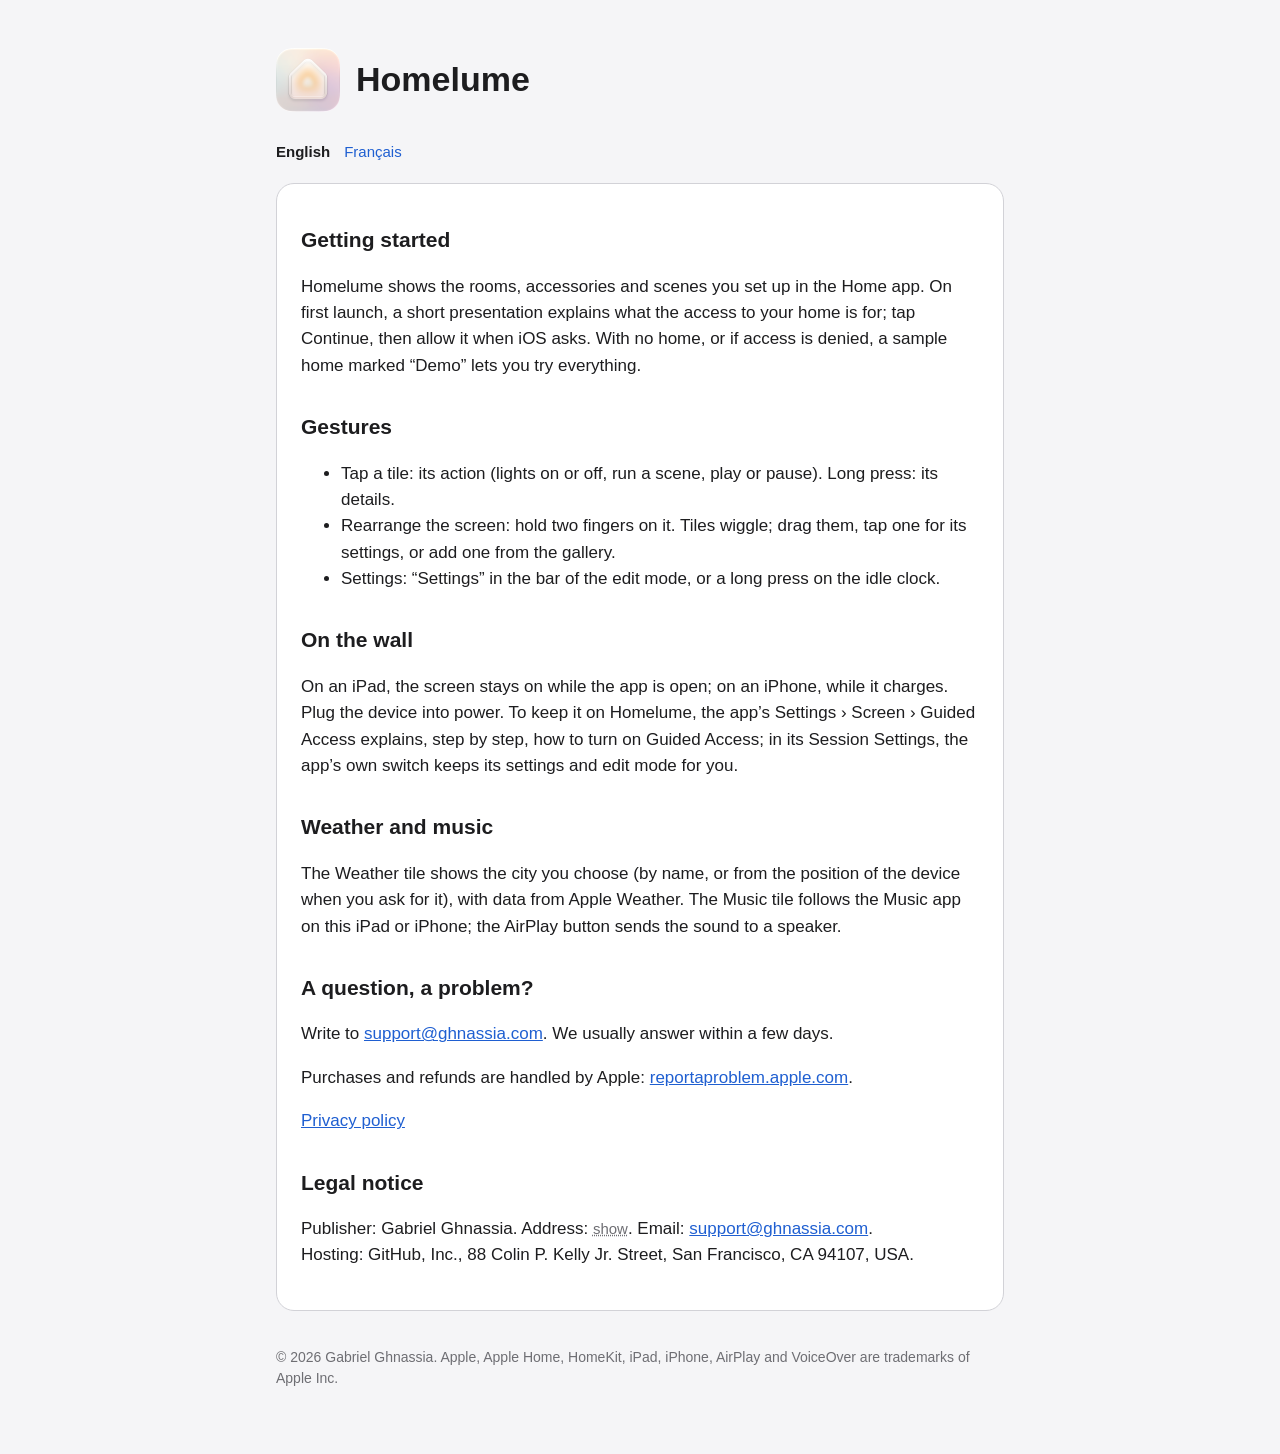
<file: index.html>
<!doctype html>
<html lang="en">
<head>
<meta charset="utf-8">
<meta name="viewport" content="width=device-width, initial-scale=1">
<meta name="robots" content="noindex, nofollow, noarchive, nosnippet, noimageindex, noai, noimageai">
<title>Homelume — Support</title>
<link rel="stylesheet" href="style.css">
</head>
<body>
<main>
  <header>
    <img src="icon.png" alt="">
    <h1>Homelume</h1>
  </header>
  <nav class="lang"><a href="#en" data-lang="en">English</a><a href="#fr" data-lang="fr">Français</a></nav>

  <section data-lang="en" class="card">
    <h2>Getting started</h2>
    <p>Homelume shows the rooms, accessories and scenes you set up in the Home app. On first launch, a short presentation explains what the access to your home is for; tap Continue, then allow it when iOS asks. With no home, or if access is denied, a sample home marked “Demo” lets you try everything.</p>
    <h2>Gestures</h2>
    <ul>
      <li>Tap a tile: its action (lights on or off, run a scene, play or pause). Long press: its details.</li>
      <li>Rearrange the screen: hold two fingers on it. Tiles wiggle; drag them, tap one for its settings, or add one from the gallery.</li>
      <li>Settings: “Settings” in the bar of the edit mode, or a long press on the idle clock.</li>
    </ul>
    <h2>On the wall</h2>
    <p>On an iPad, the screen stays on while the app is open; on an iPhone, while it charges. Plug the device into power. To keep it on Homelume, the app’s Settings › Screen › Guided Access explains, step by step, how to turn on Guided Access; in its Session Settings, the app’s own switch keeps its settings and edit mode for you.</p>
    <h2>Weather and music</h2>
    <p>The Weather tile shows the city you choose (by name, or from the position of the device when you ask for it), with data from Apple Weather. The Music tile follows the Music app on this iPad or iPhone; the AirPlay button sends the sound to a speaker.</p>
    <h2>A question, a problem?</h2>
    <p>Write to <a href="mailto:support@ghnassia.com">support@ghnassia.com</a>. We usually answer within a few days.</p>
    <p>Purchases and refunds are handled by Apple: <a href="https://reportaproblem.apple.com">reportaproblem.apple.com</a>.</p>
    <p class="muted"><a href="privacy.html#en">Privacy policy</a></p>
    <h2>Legal notice</h2>
    <p>Publisher: Gabriel Ghnassia. Address: <button type="button" class="quiet" data-reveal="MyBydWUgSnVsZXMgVmVybmUsIDkyMzAwIExldmFsbG9pcy1QZXJyZXQsIEZyYW5jZQ==">show</button><noscript>on request by email</noscript>. Email: <a href="mailto:support@ghnassia.com">support@ghnassia.com</a>.<br>
    Hosting: GitHub, Inc., 88 Colin P. Kelly Jr. Street, San Francisco, CA 94107, USA.</p>
  </section>

  <section data-lang="fr" class="card">
    <h2>Mettre en route</h2>
    <p>Homelume affiche les pièces, accessoires et scénarios configurés dans l’app Maison. Au premier lancement, une courte présentation explique à quoi sert l’accès à votre maison ; touchez Continuer, puis autorisez-le quand iOS le demande. Sans maison, ou si l’accès est refusé, une maison d’exemple signalée « Démo » permet de tout essayer.</p>
    <h2>Les gestes</h2>
    <ul>
      <li>Toucher une tuile : son action (allumer ou éteindre, lancer un scénario, lecture ou pause). Appui long : son détail.</li>
      <li>Réorganiser l’écran : maintenez deux doigts dessus. Les tuiles oscillent ; faites-les glisser, touchez-en une pour ses réglages, ou ajoutez-en depuis la galerie.</li>
      <li>Réglages : « Réglages » dans la barre du mode édition, ou appui long sur l’horloge de veille.</li>
    </ul>
    <h2>Au mur</h2>
    <p>Sur iPad, l’écran reste allumé tant que l’app est ouverte ; sur iPhone, tant qu’il est en charge. Branchez l’appareil sur secteur. Pour le garder sur Homelume, Réglages › Écran › Accès guidé, dans l’app, explique pas à pas comment activer l’Accès guidé ; dans ses Réglages de session, l’interrupteur de l’app vous réserve ses réglages et le mode édition.</p>
    <h2>Météo et musique</h2>
    <p>La tuile Météo affiche la ville choisie (par son nom, ou d’après la position de l’appareil quand vous la demandez), avec les données de Météo Apple. La tuile Musique suit l’app Musique de cet iPad ou de cet iPhone ; le bouton AirPlay envoie le son vers une enceinte.</p>
    <h2>Une question, un problème ?</h2>
    <p>Écrivez à <a href="mailto:support@ghnassia.com">support@ghnassia.com</a>. Réponse en général sous quelques jours.</p>
    <p>Les achats et les remboursements sont gérés par Apple : <a href="https://reportaproblem.apple.com">reportaproblem.apple.com</a>.</p>
    <p class="muted"><a href="privacy.html#fr">Politique de confidentialité</a></p>
    <h2>Mentions légales</h2>
    <p>Éditeur : Gabriel Ghnassia. Adresse : <button type="button" class="quiet" data-reveal="MyBydWUgSnVsZXMgVmVybmUsIDkyMzAwIExldmFsbG9pcy1QZXJyZXQsIEZyYW5jZQ==">afficher</button><noscript>sur demande par e-mail</noscript>. E-mail : <a href="mailto:support@ghnassia.com">support@ghnassia.com</a>.<br>
    Hébergement : GitHub, Inc., 88 Colin P. Kelly Jr. Street, San Francisco, CA 94107, États-Unis.</p>
  </section>

  <footer data-lang="en">© 2026 Gabriel Ghnassia. Apple, Apple Home, HomeKit, iPad, iPhone, AirPlay and VoiceOver are trademarks of Apple Inc.</footer>
  <footer data-lang="fr">© 2026 Gabriel Ghnassia. Apple, Apple Home, HomeKit, iPad, iPhone, AirPlay et VoiceOver sont des marques d’Apple Inc.</footer>
</main>
<script src="lang.js"></script>
</body>
</html>
</file>
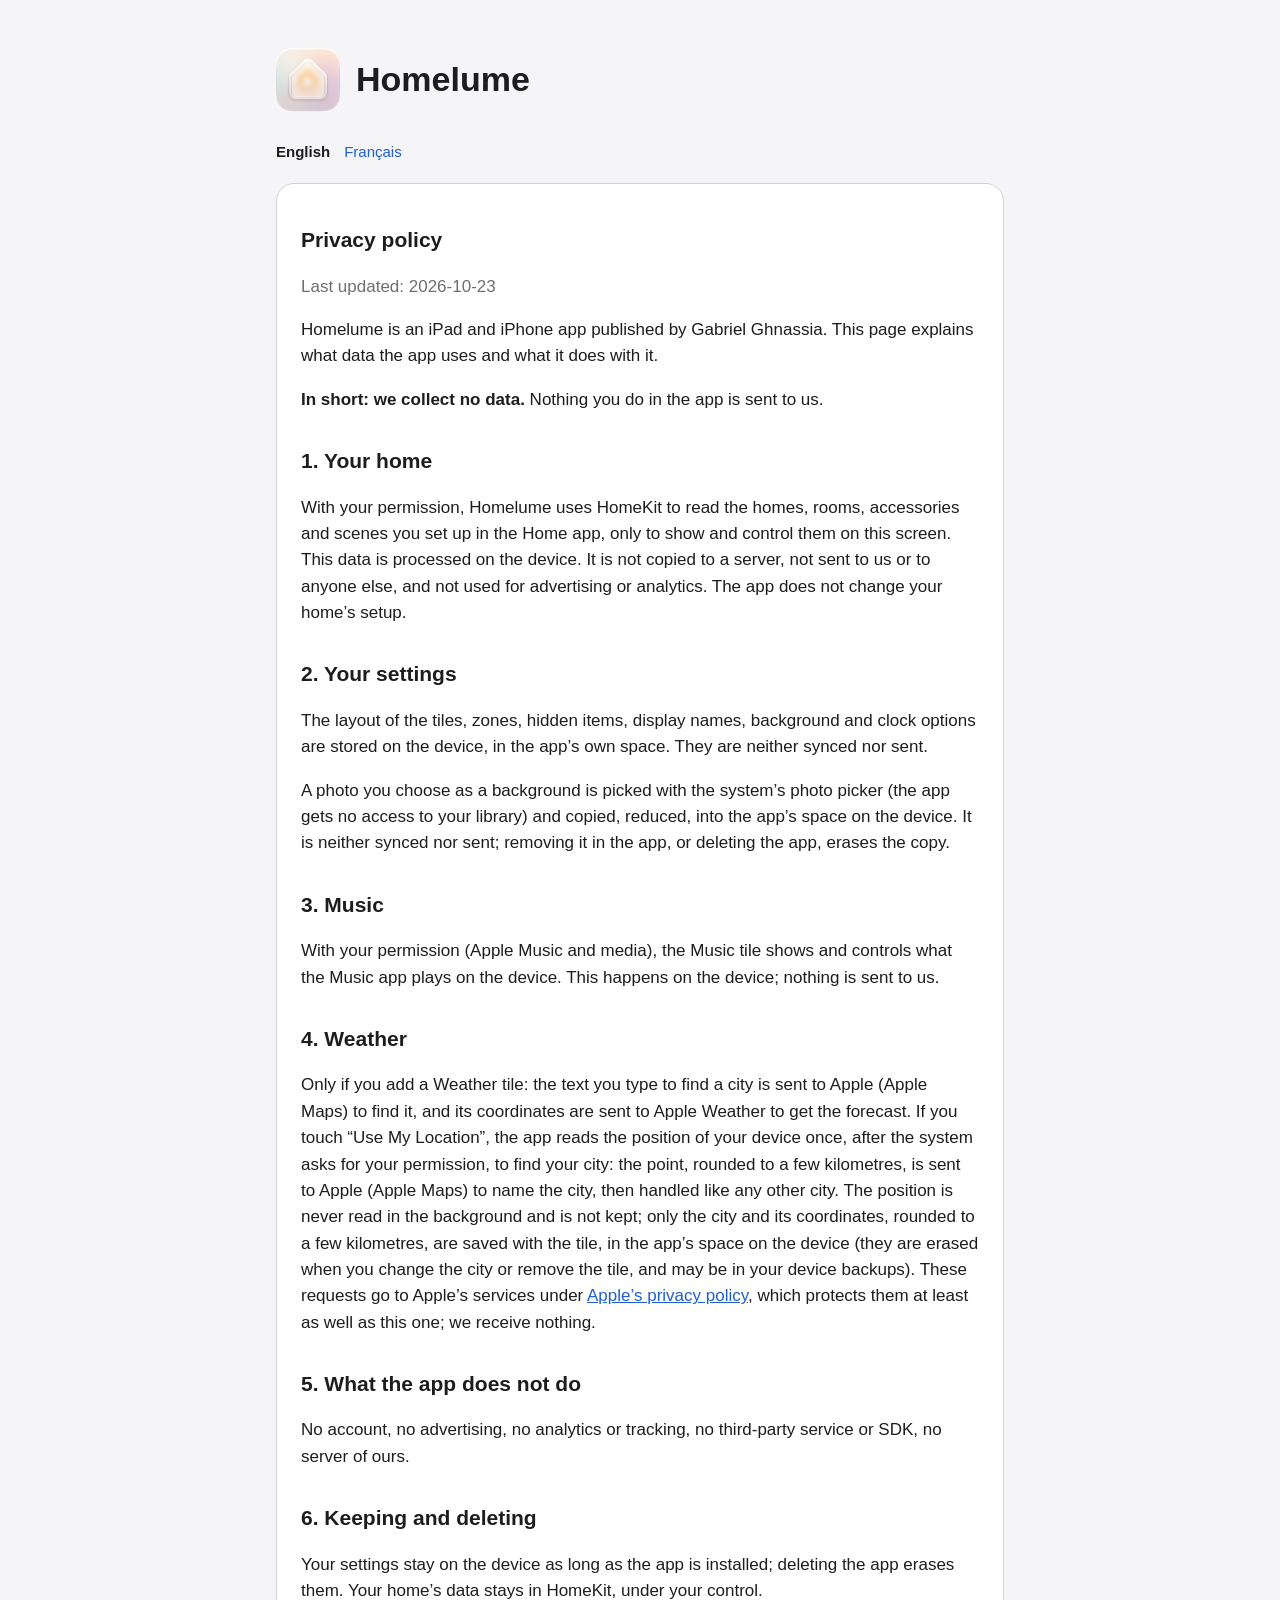
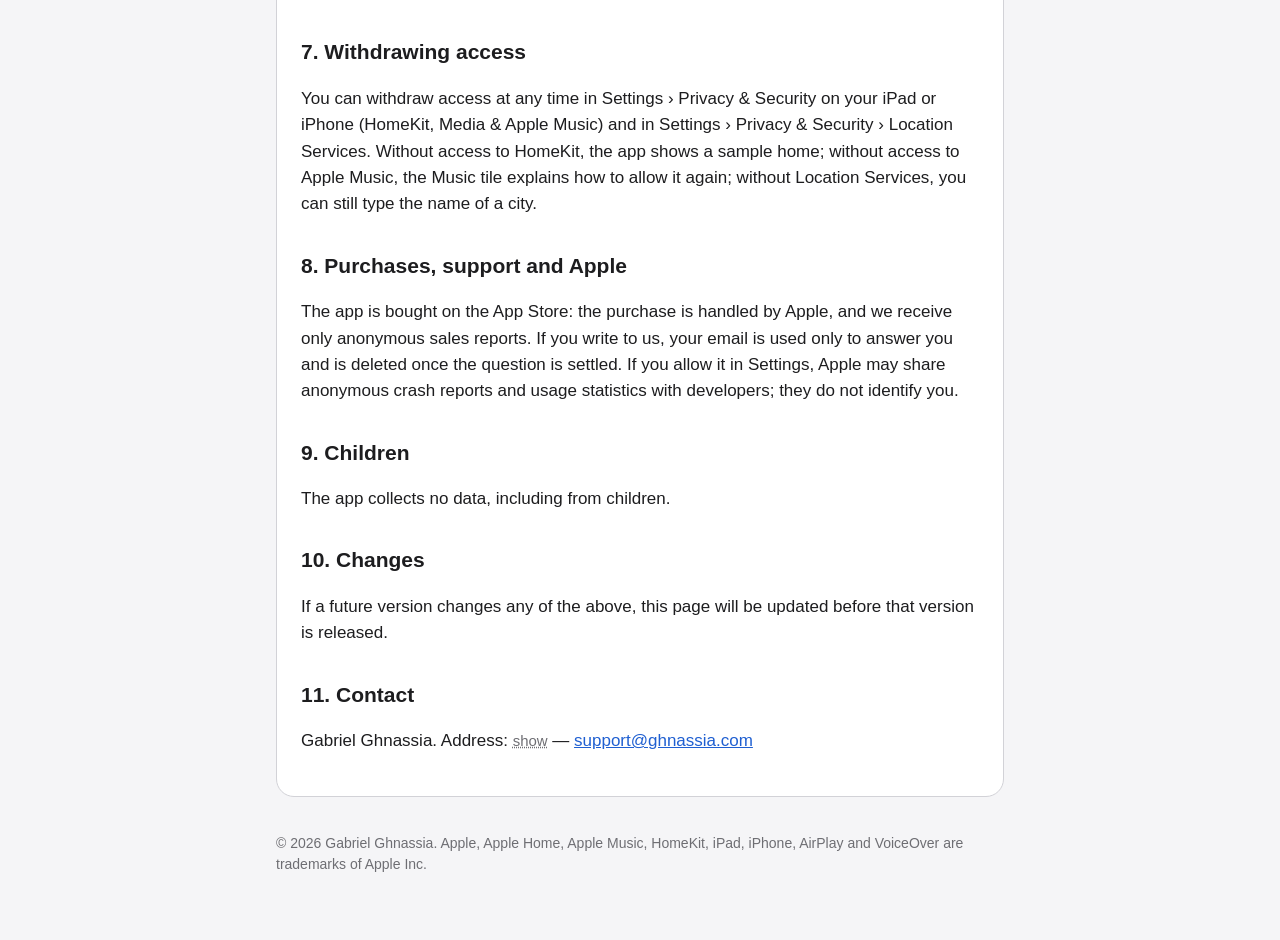
<file: privacy.html>
<!doctype html>
<html lang="en">
<head>
<meta charset="utf-8">
<meta name="viewport" content="width=device-width, initial-scale=1">
<meta name="robots" content="noindex, nofollow, noarchive, nosnippet, noimageindex, noai, noimageai">
<title>Homelume — Privacy</title>
<link rel="stylesheet" href="style.css">
</head>
<body>
<main>
  <header>
    <img src="icon.png" alt="">
    <h1>Homelume</h1>
  </header>
  <nav class="lang"><a href="#en" data-lang="en">English</a><a href="#fr" data-lang="fr">Français</a></nav>

  <section data-lang="en" class="card">
    <h2>Privacy policy</h2>
    <p class="muted">Last updated: 2026-10-23</p>
    <p>Homelume is an iPad and iPhone app published by Gabriel Ghnassia. This page explains what data the app uses and what it does with it.</p>
    <p><strong>In short: we collect no data.</strong> Nothing you do in the app is sent to us.</p>
    <h2>1. Your home</h2>
    <p>With your permission, Homelume uses HomeKit to read the homes, rooms, accessories and scenes you set up in the Home app, only to show and control them on this screen. This data is processed on the device. It is not copied to a server, not sent to us or to anyone else, and not used for advertising or analytics. The app does not change your home’s setup.</p>
    <h2>2. Your settings</h2>
    <p>The layout of the tiles, zones, hidden items, display names, background and clock options are stored on the device, in the app’s own space. They are neither synced nor sent.</p>
    <p>A photo you choose as a background is picked with the system’s photo picker (the app gets no access to your library) and copied, reduced, into the app’s space on the device. It is neither synced nor sent; removing it in the app, or deleting the app, erases the copy.</p>
    <h2>3. Music</h2>
    <p>With your permission (Apple Music and media), the Music tile shows and controls what the Music app plays on the device. This happens on the device; nothing is sent to us.</p>
    <h2>4. Weather</h2>
    <p>Only if you add a Weather tile: the text you type to find a city is sent to Apple (Apple Maps) to find it, and its coordinates are sent to Apple Weather to get the forecast. If you touch “Use My Location”, the app reads the position of your device once, after the system asks for your permission, to find your city: the point, rounded to a few kilometres, is sent to Apple (Apple Maps) to name the city, then handled like any other city. The position is never read in the background and is not kept; only the city and its coordinates, rounded to a few kilometres, are saved with the tile, in the app’s space on the device (they are erased when you change the city or remove the tile, and may be in your device backups). These requests go to Apple’s services under <a href="https://www.apple.com/legal/privacy/">Apple’s privacy policy</a>, which protects them at least as well as this one; we receive nothing.</p>
    <h2>5. What the app does not do</h2>
    <p>No account, no advertising, no analytics or tracking, no third-party service or SDK, no server of ours.</p>
    <h2>6. Keeping and deleting</h2>
    <p>Your settings stay on the device as long as the app is installed; deleting the app erases them. Your home’s data stays in HomeKit, under your control.</p>
    <h2>7. Withdrawing access</h2>
    <p>You can withdraw access at any time in Settings › Privacy &amp; Security on your iPad or iPhone (HomeKit, Media &amp; Apple Music) and in Settings › Privacy &amp; Security › Location Services. Without access to HomeKit, the app shows a sample home; without access to Apple Music, the Music tile explains how to allow it again; without Location Services, you can still type the name of a city.</p>
    <h2>8. Purchases, support and Apple</h2>
    <p>The app is bought on the App Store: the purchase is handled by Apple, and we receive only anonymous sales reports. If you write to us, your email is used only to answer you and is deleted once the question is settled. If you allow it in Settings, Apple may share anonymous crash reports and usage statistics with developers; they do not identify you.</p>
    <h2>9. Children</h2>
    <p>The app collects no data, including from children.</p>
    <h2>10. Changes</h2>
    <p>If a future version changes any of the above, this page will be updated before that version is released.</p>
    <h2>11. Contact</h2>
    <p>Gabriel Ghnassia. Address: <button type="button" class="quiet" data-reveal="MyBydWUgSnVsZXMgVmVybmUsIDkyMzAwIExldmFsbG9pcy1QZXJyZXQsIEZyYW5jZQ==">show</button><noscript>on request by email</noscript> — <a href="mailto:support@ghnassia.com">support@ghnassia.com</a></p>
  </section>

  <section data-lang="fr" class="card">
    <h2>Politique de confidentialité</h2>
    <p class="muted">Dernière mise à jour : 2026-10-23</p>
    <p>Homelume est une app pour iPad et iPhone éditée par Gabriel Ghnassia. Cette page explique quelles données l’app utilise et ce qu’elle en fait.</p>
    <p><strong>En bref : nous ne collectons aucune donnée.</strong> Rien de ce que vous faites dans l’app ne nous est transmis.</p>
    <h2>1. Votre maison</h2>
    <p>Avec votre autorisation, Homelume lit par HomeKit les maisons, pièces, accessoires et scénarios que vous avez configurés dans l’app Maison, uniquement pour les afficher et les commander sur cet écran. Ces données sont traitées sur l’appareil. Elles ne sont ni copiées sur un serveur, ni transmises à nous ou à quiconque, ni utilisées pour de la publicité ou de la mesure d’audience. L’app ne modifie pas la configuration de votre maison.</p>
    <h2>2. Vos réglages</h2>
    <p>La disposition des tuiles, les zones, les éléments masqués, les noms d’affichage, le fond et les options de l’horloge sont enregistrés sur l’appareil, dans l’espace réservé à l’app. Ils ne sont ni synchronisés ni envoyés.</p>
    <p>Une photo choisie comme fond est prise avec le sélecteur de photos du système (l’app n’a pas accès à votre photothèque) et copiée, réduite, dans l’espace de l’app sur l’appareil. Elle n’est ni synchronisée ni envoyée ; la retirer dans l’app, ou supprimer l’app, efface la copie.</p>
    <h2>3. Musique</h2>
    <p>Avec votre autorisation (Apple Music et contenus multimédias), la tuile Musique affiche et commande ce que joue l’app Musique de l’appareil. Tout se passe sur l’appareil ; rien ne nous est envoyé.</p>
    <h2>4. Météo</h2>
    <p>Seulement si vous ajoutez une tuile Météo : le texte que vous tapez pour trouver une ville est envoyé à Apple (Plans) pour la trouver, et ses coordonnées à Météo Apple pour obtenir les prévisions. Si vous touchez « Utiliser ma position », l’app lit une seule fois la position de votre appareil, après que le système vous a demandé l’autorisation, pour trouver votre ville : le point, arrondi à quelques kilomètres, est envoyé à Apple (Plans) pour nommer la ville, puis traité comme n’importe quelle autre ville. La position n’est jamais lue en arrière-plan et n’est pas gardée ; seuls la ville et ses coordonnées, arrondies à quelques kilomètres, sont enregistrées avec la tuile, dans l’espace de l’app sur l’appareil (elles sont effacées quand vous changez de ville ou retirez la tuile, et peuvent figurer dans les sauvegardes de l’appareil). Ces requêtes vont aux services d’Apple, sous la <a href="https://www.apple.com/fr/legal/privacy/">politique de confidentialité d’Apple</a>, qui les protège au moins aussi bien que celle-ci ; nous ne recevons rien.</p>
    <h2>5. Ce que l’app ne fait pas</h2>
    <p>Pas de compte, pas de publicité, pas de mesure d’audience ni de suivi, aucun service ni kit de développement tiers, aucun serveur à nous.</p>
    <h2>6. Conservation et suppression</h2>
    <p>Vos réglages restent sur l’appareil tant que l’app est installée ; supprimer l’app les efface. Les données de votre maison restent dans HomeKit, sous votre contrôle.</p>
    <h2>7. Retirer l’accès</h2>
    <p>Vous pouvez retirer l’accès à tout moment dans Réglages › Confidentialité et sécurité, sur votre iPad ou votre iPhone (HomeKit, Médias et Apple Music) et dans Réglages › Confidentialité et sécurité › Service de localisation. Sans accès à HomeKit, l’app affiche une maison d’exemple ; sans accès à Apple Music, la tuile Musique explique comment l’autoriser de nouveau ; sans le Service de localisation, vous pouvez toujours taper le nom d’une ville.</p>
    <h2>8. Achats, assistance et Apple</h2>
    <p>L’app s’achète sur l’App Store : l’achat est géré par Apple, et nous ne recevons que des rapports de ventes anonymes. Si vous nous écrivez, votre e-mail sert uniquement à vous répondre et il est effacé une fois la question réglée. Si vous l’autorisez dans Réglages, Apple peut partager avec les développeurs des rapports de plantage et des statistiques d’utilisation anonymes ; ils ne vous identifient pas.</p>
    <h2>9. Enfants</h2>
    <p>L’app ne collecte aucune donnée, celles des enfants comprises.</p>
    <h2>10. Modifications</h2>
    <p>Si une version future change ce qui précède, cette page sera mise à jour avant la sortie de cette version.</p>
    <h2>11. Contact</h2>
    <p>Gabriel Ghnassia. Adresse : <button type="button" class="quiet" data-reveal="MyBydWUgSnVsZXMgVmVybmUsIDkyMzAwIExldmFsbG9pcy1QZXJyZXQsIEZyYW5jZQ==">afficher</button><noscript>sur demande par e-mail</noscript> — <a href="mailto:support@ghnassia.com">support@ghnassia.com</a></p>
  </section>

  <footer data-lang="en">© 2026 Gabriel Ghnassia. Apple, Apple Home, Apple Music, HomeKit, iPad, iPhone, AirPlay and VoiceOver are trademarks of Apple Inc.</footer>
  <footer data-lang="fr">© 2026 Gabriel Ghnassia. Apple, Apple Home, Apple Music, HomeKit, iPad, iPhone, AirPlay et VoiceOver sont des marques d’Apple Inc.</footer>
</main>
<script src="lang.js"></script>
</body>
</html>
</file>
<file: style.css>
:root {
  --bg: #f5f5f7; --card: #ffffff; --ink: #1d1d1f; --muted: #6e6e73; --rule: #d2d2d7; --accent: #1f5fd1;
  color-scheme: light dark;
}
@media (prefers-color-scheme: dark) {
  :root { --bg: #0b0c10; --card: #16181f; --ink: #f5f5f7; --muted: #a1a1a6; --rule: #2c2f38; --accent: #6ea8ff; }
}
* { box-sizing: border-box; }
body {
  margin: 0; background: var(--bg); color: var(--ink);
  font: 17px/1.55 -apple-system, BlinkMacSystemFont, "SF Pro Text", "Helvetica Neue", Arial, sans-serif;
}
main { max-width: 760px; margin: 0 auto; padding: 48px 16px 64px; }
header { display: flex; align-items: center; gap: 16px; margin-bottom: 28px; }
header img { width: 64px; height: 64px; border-radius: 15px; }
h1 { font: 600 34px/1.15 -apple-system, "SF Pro Rounded", "SF Pro Display", sans-serif; margin: 0; }
h2 { font-size: 21px; margin: 32px 0 8px; }
p, li { color: var(--ink); }
.muted { color: var(--muted); }
.card { background: var(--card); border: 1px solid var(--rule); border-radius: 18px; padding: 8px 24px 24px; }
nav.lang { margin: 0 0 20px; font-size: 15px; }
nav.lang a { color: var(--accent); text-decoration: none; margin-right: 14px; }
nav.lang a[aria-current="true"] { color: var(--ink); font-weight: 600; }
a { color: var(--accent); }
footer { margin-top: 36px; font-size: 14px; color: var(--muted); }
[lang] > section[hidden] { display: none; }
/* The address button: discreet, yet text that can be read, focused and used by keyboard and screen reader. */
button.quiet { font: inherit; font-size: 0.88em; color: var(--muted); background: none; border: 0; padding: 0;
  text-decoration: underline dotted; cursor: pointer; }
button.quiet:focus-visible { outline: 2px solid var(--accent); outline-offset: 2px; border-radius: 3px; }
</file>
